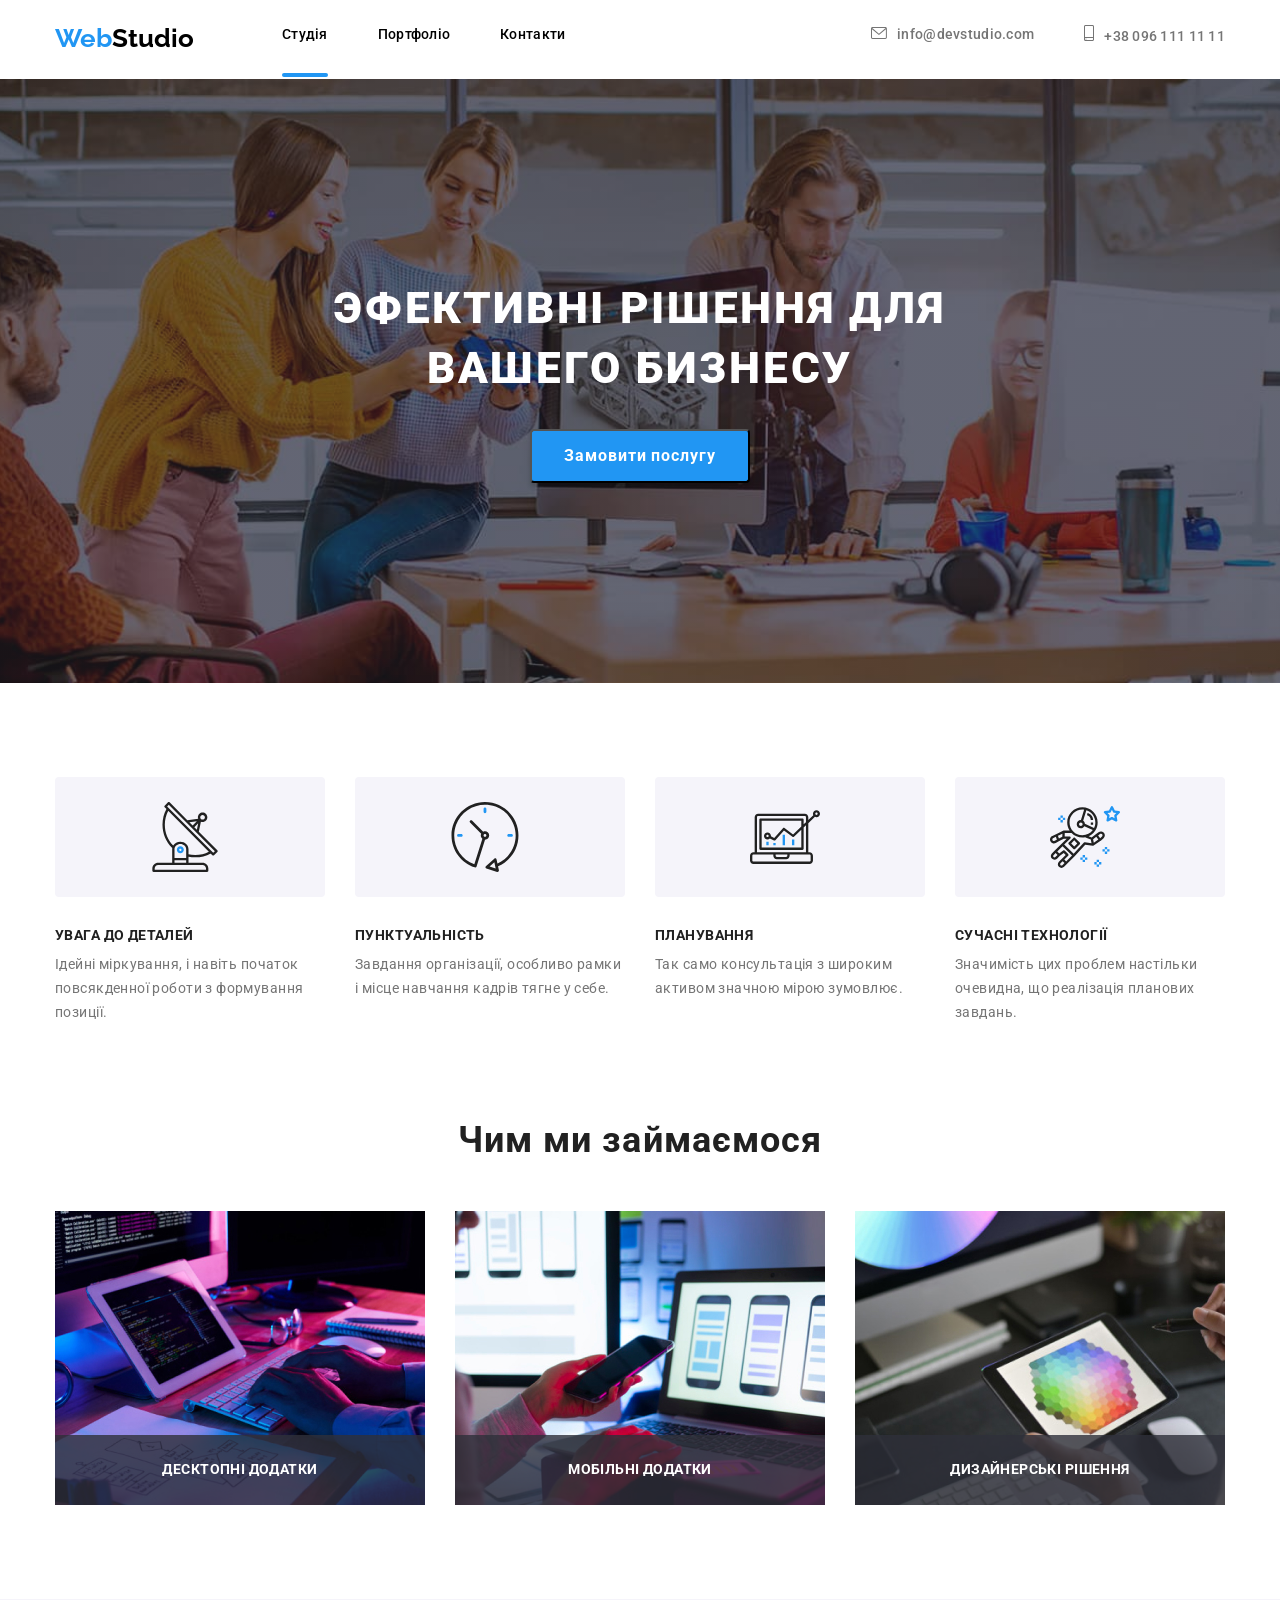
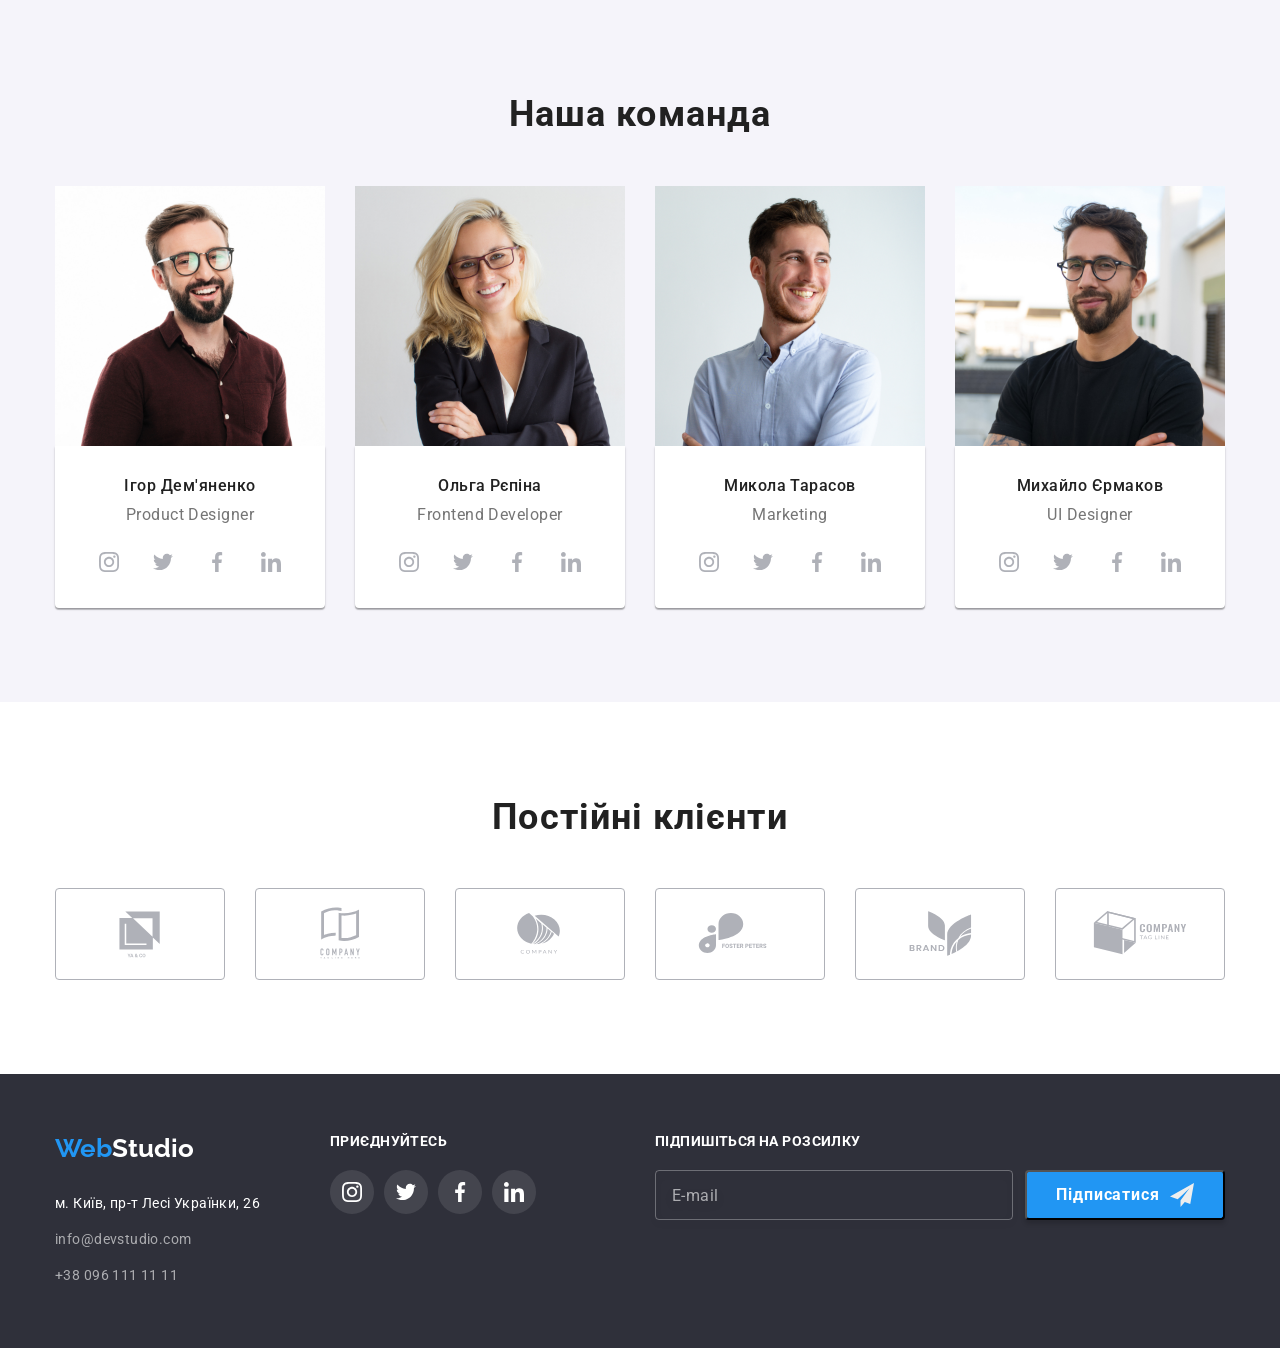
<file: index.html>
<!DOCTYPE html>
<html lang="en">
<head>
    <meta charset="UTF-8">
    <meta http-equiv="X-UA-Compatible" content="IE=edge">
    <meta name="viewport" content="width=device-width, initial-scale=1.0">
    <title>Студия</title>
    <link rel="preconnect" href="https://fonts.googleapis.com">
    <link rel="preconnect" href="https://fonts.gstatic.com" crossorigin>
    <link href="https://fonts.googleapis.com/css2?family=Raleway:wght@700&family=Roboto:wght@400;500;700;900&display=swap"
        rel="stylesheet">
    <link rel="stylesheet" href="https://cdnjs.cloudflare.com/ajax/libs/modern-normalize/1.1.0/modern-normalize.min.css" integrity="sha512-wpPYUAdjBVSE4KJnH1VR1HeZfpl1ub8YT/NKx4PuQ5NmX2tKuGu6U/JRp5y+Y8XG2tV+wKQpNHVUX03MfMFn9Q==" crossorigin="anonymous" referrerpolicy="no-referrer">
    <link rel="stylesheet" href="./css/styles.css">
    <link rel="stylesheet" href="./css/mobile.css">
    <link rel="stylesheet" href="./css/tablet.css">
    <link rel="stylesheet" href="./css/desktop.css">
</head>
<body>
    <header class="header">
      <div class="container">
          <nav class="header-nav">
            <a href=""class="logo link"><span class="logo-web">Web</span>Studio</a>
            <ul class="header-list list">
                <li class="header-item"> <a href=""class="header-link-st link">Студія</a></li>
                <li class="header-item"> <a href="./portfolio.html"class="header-link link">Портфоліо</a></li>
                <li class="header-item"> <a href=""class="header-link link">Контакти</a></li>
            </ul>
           <ul class="header-address list">
            <li class="header-item">
                <a href= "info@devstudio.com" class="header-mail link"><svg class="caption-address-icon" width="16" height="12">
                    <use href="./images/icons.svg#icon-envelope"></use>
                </svg>info@devstudio.com</a></li>
            <li class="header-item">
                <a href="tel:+380961111111" class="header-tel link"><svg class="caption-address-icon" width="10" height="16">
                    <use href="./images/icons.svg#icon-smartphone"></use>
                </svg>+38 096 111 11 11</a> </li>
           </ul>
           <button type="button" class="menu-open"data-menu-open>
            <svg class="menu-open-icon" width="40" height="40">
                <use href="./images/icons.svg#icon-menu_40px"></use></svg>
           </button>
        </nav>
        </div>
        <div class="mob-menu is-hidden" data-menu>
            <div class="container-mob">
                <div>
            <button type="button" class="menu-close" data-menu-close>
                <svg class="menu-close-icon" width="40" height="40">
                    <use href="./images/icons.svg#icon-close_40px-1"></use>
                </svg>
                </button>
                <ul class="mob-menu-list list">
                    <li class="mob-menu-item"> <a href="" class="mob-menu-link-st link">Студія</a></li>
                    <li class="mob-menu-item"> <a href="./portfolio.html" class="mob-menu-link link">Портфоліо</a></li>
                    <li class="mob-menu-item"> <a href="" class="mob-menu-link link">Контакти</a></li>
                </ul>
                </div>
                <div>
                <ul class="mob-nav list">
                    <li class="mob-menu-nav">
                        <a href="tel:+380961111111" class="mob-menu-tel link">+38 096 111 11 11</a>
                    </li>
                    <li class="mob-menu-nav">
                        <a href="info@devstudio.com" class="mob-menu-mail link">info@devstudio.com</a>
                    </li>
                </ul>
                <ul class="mob-soc list">
                    <li class="mob-menu-soc">
                        <a href="" class="mob-soc-item link">Instagram</a>
                    </li>
                    <li class="mob-menu-soc">
                        <a href="" class="mob-soc-item link">Twitter</a>
                    </li>
                    <li class="mob-menu-soc">
                        <a href="" class="mob-soc-item link">Facebook</a>
                    </li>
                    <li class="mob-menu-soc">
                        <a href="" class="mob-soc-item link">LinkedIn</a>
                    </li>
                </ul>
                </div>
                </div>
        </div>
      </header>
    <main>
     <section class="title">
        <div class="container">
            <h1 class="section-title">Эфективні рішення для вашего бизнесу</h1>
            <button type="button" class="section-btn"data-modal-open>Замовити послугу</button>
        </div>
        </section> 
        <section class="after-hero">
            <div class="container">
        <ul class="section-after-hero list">
            <li class="section-sub-text">
                <div class="icon-section-sub">
                    <svg class="caption-address-icon" width="70" height="70">
                        <use href="./images/icons.svg#icon-antenna-1"></use>
                    </svg>
                </div>
                <h3 class="section-subtitle"> Увага до деталей</h3>
                <p class="section-text">Ідейні міркування, і навіть початок повсякденної роботи з формування позиції.</p>
            </li>
            <li class="section-sub-text">
                <div class="icon-section-sub">
                    <svg class="caption-address-icon" width="70" height="70">
                        <use href="./images/icons.svg#icon-clock-1"></use>
                    </svg>
                </div>
                <h3 class="section-subtitle">Пунктуальність</h3>
                <p class="section-text">Завдання організації, особливо рамки і місце навчання кадрів тягне у себе.</p>
            </li>
            <li class="section-sub-text">
                <div class="icon-section-sub">
                    <svg class="caption-address-icon" width="70" height="70">
                        <use href="./images/icons.svg#icon-diagram-1-1"></use>
                    </svg>
                </div>
                <h3 class="section-subtitle">Планування</h3>
                <p class="section-text">Так само консультація з широким активом значною мірою зумовлює.</p>
            </li>
            <li class="section-sub-text">
                <div class="icon-section-sub">
                    <svg class="caption-address-icon" width="70" height="70">
                        <use href="./images/icons.svg#icon-astronaut-1-1"></use>
                    </svg>
                </div>
                <h3 class="section-subtitle">Сучасні технології</h3>
                <p class="section-text">Значимість цих проблем настільки очевидна, що реалізація планових завдань.</p>
            </li>
        </ul>
        </div>
        </section>
     <section class="section-container">
            <div class="container">
            <h2 class="caption">Чим ми займаємося</h2>
             <ul class="caption-foto list">
                <li class="box-foto"><div><img src="./images/box1.jpg" alt="фото cхема" width="370" height="294">
                <p class="text-on">Десктопні додатки</p></div></li>
                <li class="box-foto"><div><img src="./images/box2.jpg" alt="фото проєкция" width="370" height="294">
                <p class="text-on">Мобільні додатки</p></div></li>
                <li class="box-foto"><div><img src="./images/box3.jpg" alt="фото планшет сота" width="370" height="294">
                <p class="text-on">Дизайнерські рішення</p></div></li>
            </ul>
            </div>
        </section> 
      <section class="section-team">
            <div class="container">
            <h2 class="caption">Наша команда</h2>
            <ul class="section-team-foto list">
                <li class="team-foto">
                    <picture>
                        <source srcset="./images/demyanenko.jpg 1x,
                                        ./images/demyanenko-desk-2x.jpg 2x" 
                                        alt="Фото специалиста" width="270" height="260"
                                        media="(min-width:1200px)"/>
                        <source srcset="./images/demyanenko-tablet.jpg 1x,
                                        ./images/demyanenko-tablet-2x.jpg 2x"
                                        alt="Фото специалиста" width="354" height="374"
                                         media="(min-width:768px)" />
                        <source srcset="./images/demyanenko-mob.jpg 1x,
                                        ./images/demyanenko-mob-2x.jpg 2x" 
                                        media="(max-width:767px)" />
                                        <img src="./images/demyanenko-mob.jpg" alt="Фото специалиста" width="450" height="460">
                    </picture>
                    <div class="caption-block"><h3 class="caption-name">Ігор Дем'яненко</h3>
                    <p class="caption-work">Product Designer</p>
                <ul class="caption-soc list">
                    <li class="caption-soc-item">
                        <a href="" class="caption-soc-link link">
                            <svg class="caption-soc-icon"  width="20" height="20" >
                                <use href="./images/icons.svg#icon-instagram-2"></use>
                            </svg>
                        </a>
                    </li>
                    <li class="caption-soc-item">
                        <a href="" class="caption-soc-link link">
                            <svg class="caption-soc-icon" width="20" height="20">
                                <use href="./images/icons.svg#icon-twitter-1"></use>
                            </svg> </a>
                    </li>
                    <li class="caption-soc-item">
                        <a href="" class="caption-soc-link link">
                        <svg class="caption-soc-icon" width="20" height="20">
                            <use href="./images/icons.svg#icon-facebook-1"></use>
                        </svg> </a>
                    </li>
                    <li class="caption-soc-item">
                        <a href="" class="caption-soc-link link">
                        <svg class="caption-soc-icon" width="20" height="20">
                            <use href="./images/icons.svg#icon-linkedin-1"></use>
                        </svg> </a>
                    </li>
                </ul></div>
                </li>
                <li class="team-foto"> 
                    <picture>
                        <source srcset="./images/repina.jpg 1x,
                                        ./images/repina-desk-2x.jpg 2x" 
                                        alt="Фото специалиста" width="270" height="260"
                                        media="(min-width:1200px)" />
                        <source srcset="./images/repina-tablet.jpg 1x,
                                        ./images/repina-tablet-2x.jpg 2x"
                                        alt="Фото специалиста" width="354" height="374"
                                         media="(min-width:768px)" />
                        <source srcset="./images/repina-mob.jpg 1x,
                                        ./images/repina-mob-2x.jpg 2x" media="(max-width:767px)" />
                        <img src="./images/repina-mob.jpg" alt="Фото специалиста" width="450" height="460">
                    </picture>
                    <div class="caption-block"><h3 class="caption-name">Ольга Рєпіна</h3>
                    <p class="caption-work">Frontend Developer</p>
                <ul class="caption-soc list">
                    <li class="caption-soc-item">
                        <a href="" class="caption-soc-link link">
                            <svg class="caption-soc-icon" width="20" height="20">
                                <use href="./images/icons.svg#icon-instagram-2"></use>
                            </svg>
                        </a>
                    </li>
                    <li class="caption-soc-item">
                        <a href="" class="caption-soc-link link">
                            <svg class="caption-soc-icon" width="20" height="20">
                                <use href="./images/icons.svg#icon-twitter-1"></use>
                            </svg> </a>
                    </li>
                    <li class="caption-soc-item">
                        <a href="" class="caption-soc-link link">
                            <svg class="caption-soc-icon" width="20" height="20">
                                <use href="./images/icons.svg#icon-facebook-1"></use>
                            </svg> </a>
                    </li>
                    <li class="caption-soc-item">
                        <a href="" class="caption-soc-link link">
                            <svg class="caption-soc-icon" width="20" height="20">
                                <use href="./images/icons.svg#icon-linkedin-1"></use>
                            </svg> </a>
                    </li>
                </ul></div>
                </li>

                <li class="team-foto"> 
                    <picture>
                        <source srcset="./images/tarasov.jpg 1x,
                                        ./images/tarasov-desk-2x.jpg 2x" 
                                        alt="Фото специалиста" width="270" height="260"
                                        media="(min-width:1200px)" />
                        <source srcset="./images/tarasov-tablet.jpg 1x,
                                    ./images/tarasov-tablet-2x.jpg 2x" 
                                    alt="Фото специалиста" width="354" height="374"
                                    media="(min-width:768px)" />
                        <source srcset="./images/tarasov-mob.jpg 1x,
                                    ./images/tarasov-mob-2x.jpg 2x" media="(max-width:767px)" />
                        <img src="./images/tarasov-mob.jpg" alt="Фото специалиста" width="450" height="460">
                    </picture>
                    <div class="caption-block"><h3 class="caption-name">Микола Тарасов </h3>
                    <p class="caption-work">Marketing</p>
                <ul class="caption-soc list">
                    <li class="caption-soc-item">
                        <a href="" class="caption-soc-link link">
                            <svg class="caption-soc-icon" width="20" height="20">
                                <use href="./images/icons.svg#icon-instagram-2"></use>
                            </svg>
                        </a>
                    </li>
                    <li class="caption-soc-item">
                        <a href="" class="caption-soc-link link">
                            <svg class="caption-soc-icon" width="20" height="20">
                                <use href="./images/icons.svg#icon-twitter-1"></use>
                            </svg> </a>
                    </li>
                    <li class="caption-soc-item">
                        <a href="" class="caption-soc-link link">
                            <svg class="caption-soc-icon" width="20" height="20">
                                <use href="./images/icons.svg#icon-facebook-1"></use>
                            </svg> </a>
                    </li>
                    <li class="caption-soc-item">
                        <a href="" class="caption-soc-link link">
                            <svg class="caption-soc-icon" width="20" height="20">
                                <use href="./images/icons.svg#icon-linkedin-1"></use>
                            </svg> </a>
                    </li>
                </ul> </div>
                </li>
                <li class="team-foto"> 
                <picture>
                    <source srcset="./images/yermakov.jpg 1x,
                                    ./images/yermakov-desk-2x.jpg 2x" 
                                    alt="Фото специалиста" width="270" height="260"
                                    media="(min-width:1200px)" />
                    <source srcset="./images/yermakov-tablet.jpg 1x,
                                    ./images/yermakov-tablet-2x.jpg 2x" 
                                    alt="Фото специалиста" width="354" height="374"
                                    media="(min-width:768px)" />
                    <source srcset="./images/yermakov-mob.jpg 1x,
                                ./images/yermakov-mob-2x.jpg 2x" media="(max-width:767px)" />
                    <img src="./images/yermakov-mob.jpg" alt="Фото специалиста" width="450" height="460">
                </picture>
                <div class="caption-block"><h3 class="caption-name">Михайло Єрмаков </h3>
                <p class="caption-work">UI Designer</p>
            <ul class="caption-soc list">
                <li class="caption-soc-item">
                    <a href="" class="caption-soc-link link">
                        <svg class="caption-soc-icon" width="20" height="20">
                            <use href="./images/icons.svg#icon-instagram-2"></use>
                        </svg>
                    </a>
                </li>
                <li class="caption-soc-item">
                    <a href="" class="caption-soc-link link">
                        <svg class="caption-soc-icon" width="20" height="20">
                            <use href="./images/icons.svg#icon-twitter-1"></use>
                        </svg> </a>
                </li>
                <li class="caption-soc-item">
                    <a href="" class="caption-soc-link link">
                        <svg class="caption-soc-icon" width="20" height="20">
                            <use href="./images/icons.svg#icon-facebook-1"></use>
                        </svg> </a>
                </li>
                <li class="caption-soc-item">
                    <a href="" class="caption-soc-link link">
                        <svg class="caption-soc-icon" width="20" height="20">
                            <use href="./images/icons.svg#icon-linkedin-1"></use>
                        </svg> </a>
                </li>
            </ul></div>
                </li>
            </ul>
            </div>
            </section> 
            <div class="container">
                      <div class="const-client">
                        <h2 class="caption">Постійні клієнти</h2>
                        <ul class="const list">
                            <li class="const-li">
                                <a href="" class="const-link link">
                                    <svg class="icon-const-client" width="105" height="60">
                                        <use href="./images/icons.svg#icon-Logo"></use>
                                    </svg> </a>
                            </li>
                            <li class="const-li">
                                <a href="" class="const-link link">
                                    <svg class="icon-const-client" width="105" height="60">
                                        <use href="./images/icons.svg#icon-Logo-1"></use>
                                    </svg> </a>
                            </li>
                            <li class="const-li">
                                <a href="" class="const-link link">
                                    <svg class="icon-const-client" width="105" height="60">
                                        <use href="./images/icons.svg#icon-Logo-2"></use>
                                    </svg> </a>
                            </li>
                            <li class="const-li">
                                <a href="" class="const-link link">
                                    <svg class="icon-const-client" width="105" height="60">
                                        <use href="./images/icons.svg#icon-Logo-3"></use>
                                    </svg> </a>
                            </li>
                            <li class="const-li">
                                <a href="" class="const-link link">
                                    <svg class="icon-const-client" width="105" height="60">
                                        <use href="./images/icons.svg#icon-Logo-4"></use>
                                    </svg> </a>
                            </li>
                            <li class="const-li">
                                <a href="" class="const-link link">
                                    <svg class="icon-const-client" width="105" height="60">
                                        <use href="./images/icons.svg#icon-Logo-5"></use>
                                    </svg> </a>
                            </li>
                        </ul> 
                        </div> 
            </div>
    </main>
    <footer class="footer">
        <div class="container">
           <div class="footer-desk">
               <div class="footer-l">
                         
                         <div class="footer-tab">
                           <a href="" class="logo-footer link"><span class="logo-web">Web</span>Studio</a>
                           <address>
                           <p class="footer-address">м. Київ, пр-т Лесі Українки, 26</p>
                             <ul class="footer-directed list">
                                  <li class="adress-block"><a href="mailto:info@devstudio.com" class="footer-mail link">info@devstudio.com</li>
                                  <li class="adress-block"><a href="tel:+380961111111" class="footer-tel link">+38 096 111 11 11</a> </li>
                             </ul>
                           </address>
                            </div>
                              <div class="footer-right">
                                    <h3 class="right-big">приєднуйтесь</h3>
                                <ul class="caption-soc list">
                                     <li class="footer-soc-item">
                                     <a href="" class="footer-soc-link link">
                                     <svg class="footer-soc-icon" width="20" height="20">
                                      <use href="./images/icons.svg#icon-instagram-2"></use>
                                      </svg>
                                       </a>
                                       </li>
                                       <li class="footer-soc-item">
                                         <a href="" class="footer-soc-link link">
                                        <svg class="footer-soc-icon" width="20" height="20">
                                         <use href="./images/icons.svg#icon-twitter-1"></use>
                                         </svg> </a>
                                         </li>
                                            <li class="footer-soc-item">
                                            <a href="" class="footer-soc-link link">
                                             <svg class="footer-soc-icon" width="20" height="20">
                                             <use href="./images/icons.svg#icon-facebook-1"></use>
                                             </svg> </a>
                                             </li>
                                            <li class="footer-soc-item">
                                            <a href="" class="footer-soc-link link">
                                             <svg class="footer-soc-icon" width="20" height="20">
                                             <use href="./images/icons.svg#icon-linkedin-1"></use>
                                             </svg> </a>
                                            </li>
                                        </ul>
                                 </div>
                </div>
                <div class="footer-send1">
                <h3 class="right-big">підпишіться на розсилку</h3>
                <form class="online-form">
                    <input type="email" name="online-name" class="online-input" placeholder="E-mail">
                    <button type="submit" class="footer-button">Підписатися<span><svg class="footer-icon" width="24" height="24">
                                <use href="./images/icons.svg#icon-icon-send-1"></use>
                            </svg></span></button>
                </form>
                </div>
            </div>
            </div>
        
    </footer>
<!--   <footer class="footer">
        <div class="container">
            <div class="footer-tab"> 
            <section class="footer-left" >
        <a href=""class="logo-footer link"><span class="logo-web">Web</span>Studio</a>
        <address>
            <div class="adress-block">
            <p class="footer-address">м. Київ, пр-т Лесі Українки, 26</p>
            <ul class="footer-directed list">
                <li><a href="mailto:info@devstudio.com" class="footer-mail link">info@devstudio.com</li>
                <li><a href="tel:+380961111111" class="footer-tel link">+38 096 111 11 11</a> </li>
            </ul>
            </div>
        </address>
        </section>
        <div class="footer-right">
            <h3 class="right-big">приєднуйтесь</h3>
            <ul class="caption-soc list">
                <li class="footer-soc-item">
                    <a href="" class="footer-soc-link link">
                        <svg class="footer-soc-icon" width="20" height="20">
                            <use href="./images/icons.svg#icon-instagram-2"></use>
                        </svg>
                    </a>
                </li>
                <li class="footer-soc-item">
                    <a href="" class="footer-soc-link link">
                        <svg class="footer-soc-icon" width="20" height="20">
                            <use href="./images/icons.svg#icon-twitter-1"></use>
                        </svg> </a>
                </li>
                <li class="footer-soc-item">
                    <a href="" class="footer-soc-link link">
                        <svg class="footer-soc-icon" width="20" height="20">
                            <use href="./images/icons.svg#icon-facebook-1"></use>
                        </svg> </a>
                </li>
                <li class="footer-soc-item">
                    <a href="" class="footer-soc-link link">
                        <svg class="footer-soc-icon" width="20" height="20">
                            <use href="./images/icons.svg#icon-linkedin-1"></use>
                        </svg> </a>
                </li>
            </ul>
            </div>
            <div class="footer-send1">
                <h3 class="right-big">підпишіться на розсилку</h3>
                <div class="footer-send">
                <form class="online-form" >
                    <input type="email" name="online-name" class="online-input" placeholder="E-mail">
                </form>
                <button type="submit" class="footer-button">Підписатися<span><svg class="footer-icon" width="24" height="24">
                    <use href="./images/icons.svg#icon-icon-send-1"></use>
                </svg></span></button>
                </div>
            </div>
        </div>
    </footer> -->
    <div class="backdrop is-hidden"data-modal>
        <div class="modal">
            <button type="button" class="modal-close"data-modal-close><svg class="modal-close-icon" width="18" height="18">
                <use href="./images/icons.svg#icon-close-black-18dp-2-1"></use>
            </svg></button>
            <p class="modal-title">Залиште свої дані, ми вам передзвонимо</p>
            <form class="modal-form">
                <label> <span class="name-input">Ім'я</span>
                <div class="modal-wrap">
                <input type="text" class="form-input" name="user-name" 
                required>
                <svg class="modal-icon" width="18" height="18">
                    <use href="./images/icons.svg#icon-person-black-18dp-1"></use>
                </svg>
                </div>
                </label>
                <label> <span class="name-input">Телефон</span>
                <div class="modal-wrap">
                <input type="tel" class="form-input" name="user-tel"
                required>
                <svg class="modal-icon" width="18" height="18">
                    <use href="./images/icons.svg#icon-phone-black-18dp-1"></use>
                </svg>
                </div>
                </label>
                <label> <span class="name-input">Пошта</span>
                <div class="modal-wrap">
                <input type="email" class="form-input" name="user-email">
                <svg class="modal-icon" width="18" height="18">
                    <use href="./images/icons.svg#icon-email-black-18dp-1"></use>
                </svg>
                </div>
                </label>
                <div class="imput-field"> 
                    <label for="user-coment" class="name-input">Коментар</label>
                    <textarea name="user-coment" 
                    id="user-coment" 
                    class="modal-coment"
                    placeholder="Введіть текст"></textarea>
                </div>
                <div class="input-field">
                    <input type="checkbox" 
                    name="user-policy" value="true" 
                    class="input-check visually-hidden"
                    id="user-policy">
                    <label for="user-policy"class="text-check"><span><svg class="check-icon" width="11" height="8">
                        <use href="./images/icons.svg#icon-vector"></use></svg></span>Погоджуюся з розсилкою та приймаю </label>
                    <a href="" class="modal-link link">Умови договора</a>    
                    
                </div>
                <div class="modal-button">
                <button type="submit" class="modal-submit">Відправити</button>
                </div>
            </form>
        </div>
    </div>
    <script src="./js/modal.js"></script>
    <script src="./js/menu.js"></script>
</body>
</html>
</file>
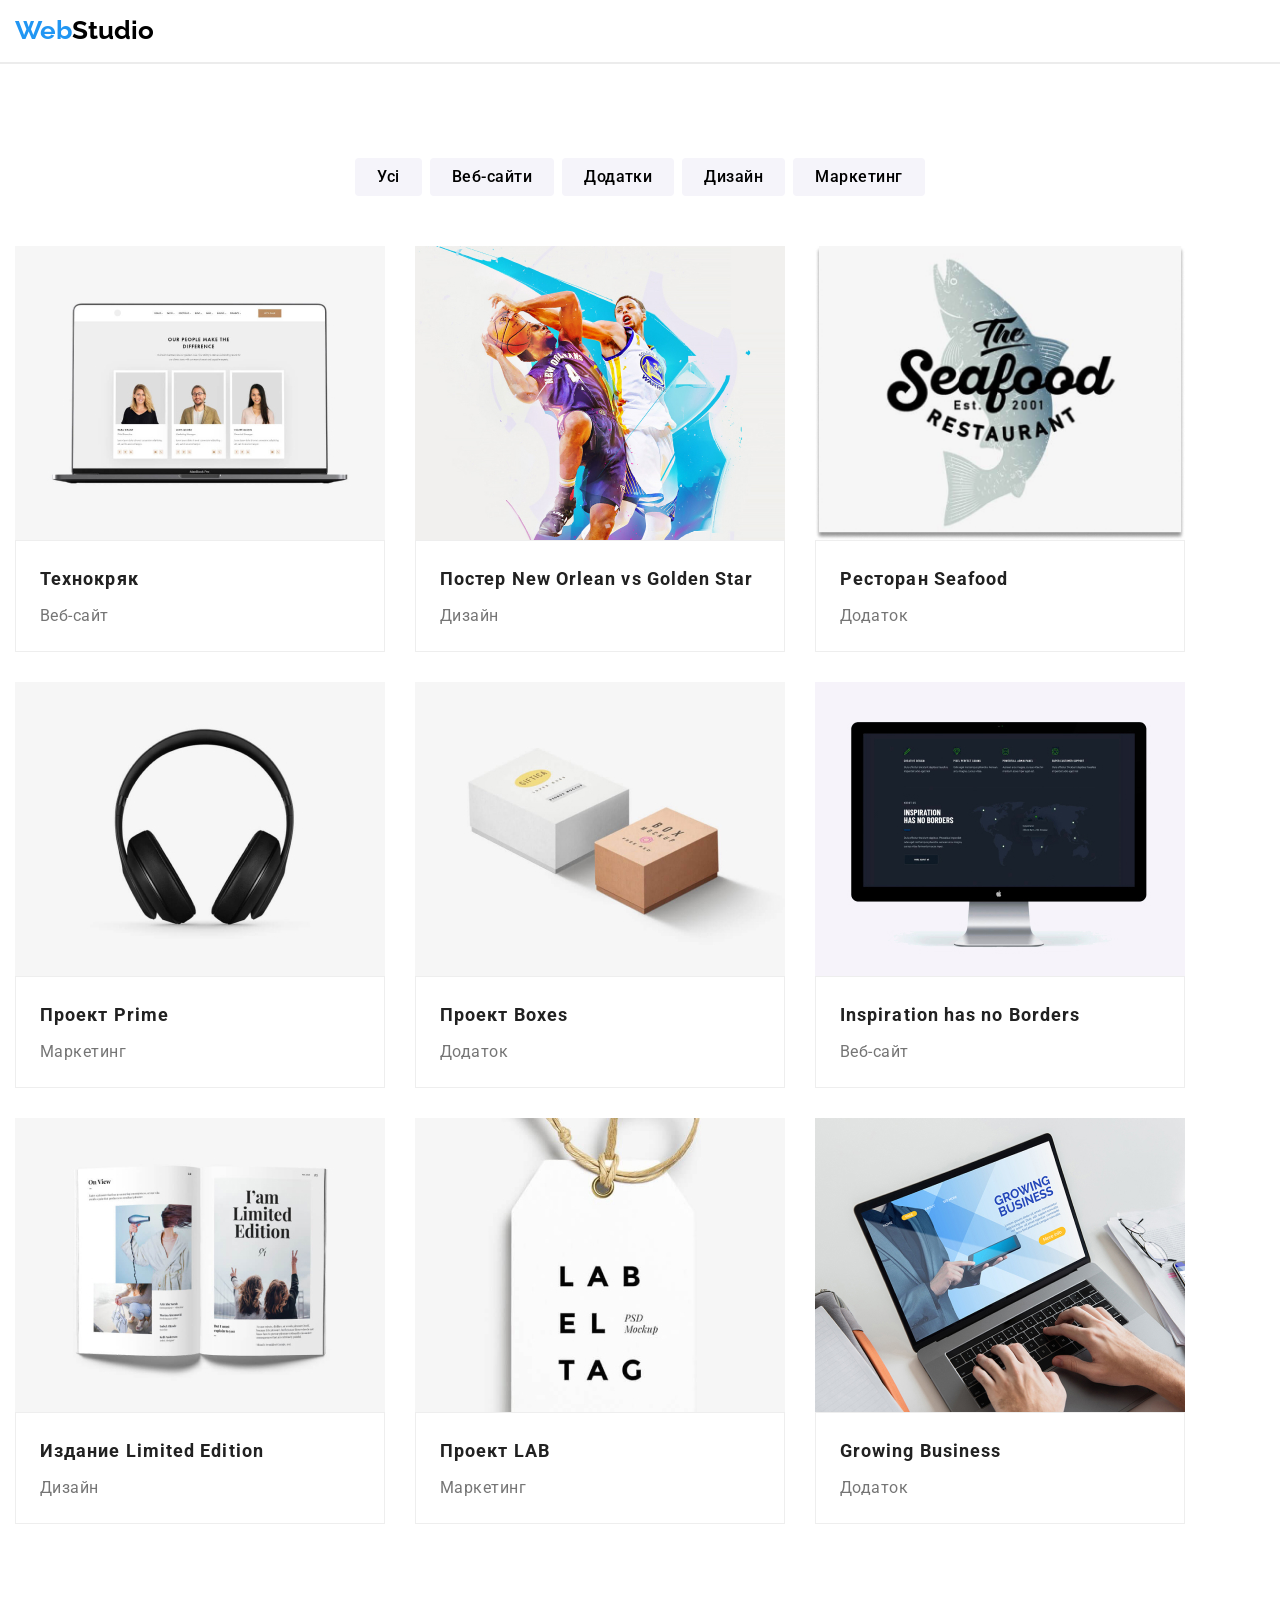
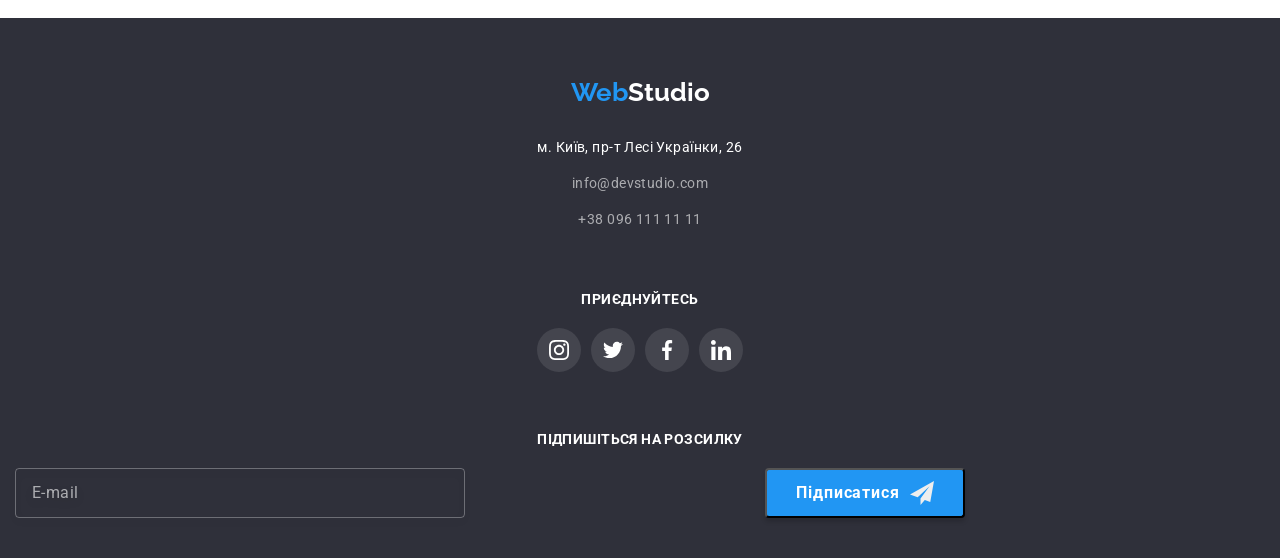
<file: portfolio.html>
<!DOCTYPE html>
<html lang="en">
<head>
    <meta charset="UTF-8">
    <meta http-equiv="X-UA-Compatible" content="IE=edge">
    <meta name="viewport" content="width=device-width, initial-scale=1.0">
    <title>Портфолио</title>
    <link rel="preconnect" href="https://fonts.googleapis.com">
    <link rel="preconnect" href="https://fonts.gstatic.com" crossorigin>
    <link href="https://fonts.googleapis.com/css2?family=Raleway:wght@700&family=Roboto:wght@400;500;700;900&display=swap"
        rel="stylesheet">
    <link rel="stylesheet" href="https://cdnjs.cloudflare.com/ajax/libs/modern-normalize/1.1.0/modern-normalize.min.css" integrity="sha512-wpPYUAdjBVSE4KJnH1VR1HeZfpl1ub8YT/NKx4PuQ5NmX2tKuGu6U/JRp5y+Y8XG2tV+wKQpNHVUX03MfMFn9Q==" crossorigin="anonymous" referrerpolicy="no-referrer">
    <link rel="stylesheet" href="./css/styles.css">
</head>
<body>
    <header class="header">
        <div class="container">
        <nav class="header-nav">
            <a href="" class="logo link"><span class="logo-web">Web</span>Studio</a>
            <ul class="header-list list">
                <li class="header-item"> <a href="./index.html" class="header-link link">Студія</a></li>
                <li class="header-item"> <a href="" class="header-link-pf link">Портфоліо</a></li>
                <li class="header-item"> <a href="" class="header-link link">Контакти</a></li>
            </ul>
        <ul class="header-address list">
            <li class="header-item"> 
            <a href="info@devstudio.com" class="header-mail link"><svg class="caption-address-icon" width="16" height="12">
                <use href="./images/icons.svg#icon-envelope"></use>
            </svg> info@devstudio.com </a></li>
            <li class="header-item">
            <a href="tel:+380961111111" class="header-tel link"><svg class="caption-address-icon" width="10" height="16">
                <use href="./images/icons.svg#icon-smartphone"></use>
            </svg>+38 096 111 11 11</a> </li>
        </ul>
        </nav>
        </div>
    </header>
    <div class="header-border"></div>
<main> 

    <h1 class="visually-hidden">портфолио</h1>
<section class="port-button">
    <div class="container">
<ul class="first-button list">
<li class="rst-button"><button type="button" class="portfolio-button">Усі</button></li>
<li class="rst-button"><button type="button" class="portfolio-button">Веб-сайти</button></li>
<li class="rst-button"><button type="button" class="portfolio-button">Додатки</button></li>
<li class="rst-button"><button type="button" class="portfolio-button">Дизайн</button></li>
<li class="rst-button"><button type="button" class="portfolio-button">Маркетинг</button></li>
</ul>
        <ul class="portfolio-list list">
            <li class="portfolio-block">
                <div class="portfolio-block-wrap"><img src="./portfolioimg/desktop.jpg" alt="фото ноутбука" width="370" height="294">
                <p class="swimm-text">Ресурс пропонує комплексні пропозиції з різним рівнем функціоналу та сервісів. Все це дозволить
                    відвідувачу отримати
                    вичерпні відомості про компанію чи приватну особу.</p>
                </div>
                <div class="port-subtitle"><h3 class="portfolio-subtitle">Технокряк</h3> 
                <p class="portfolio-text">Веб-сайт</p></div></li>
            <li class="portfolio-block">
                <div class="portfolio-block-wrap"><img src="./portfolioimg/poster.jpg" alt="фото постера" width="370" height="294">
                <p class="swimm-text">Ресурс пропонує комплексні пропозиції з різним рівнем функціоналу та сервісів. Все це дозволить
                    відвідувачу отримати
                    вичерпні відомості про компанію чи приватну особу.</p></div>
                <div class="port-subtitle"><h3 class="portfolio-subtitle">Постер New Orlean vs Golden Star</h3>
                <p class="portfolio-text">Дизайн</p></div></li>
            <li class="portfolio-block">
                <div class="portfolio-block-wrap"><img src="./portfolioimg/seafood.jpg" alt="фото упаковки" width="370" height="294">
                <p class="swimm-text">Ресурс пропонує комплексні пропозиції з різним рівнем функціоналу та сервісів. Все це дозволить
                    відвідувачу отримати
                    вичерпні відомості про компанію чи приватну особу.</p></div>
                <div class="port-subtitle"><h3 class="portfolio-subtitle">Ресторан Seafood</h3>
                <p class="portfolio-text">Додаток</p></div></li>
            <li class="portfolio-block">
                <div class="portfolio-block-wrap"><img src="./portfolioimg/headphones.jpg" alt="фото наушников" width="370" height="294">
                <p class="swimm-text">Ресурс пропонує комплексні пропозиції з різним рівнем функціоналу та сервісів. Все це дозволить
                    відвідувачу отримати
                    вичерпні відомості про компанію чи приватну особу.</p>
                </div>
                    <div class="port-subtitle"><h3 class="portfolio-subtitle">Проект Prime</h3>
                <p class="portfolio-text">Маркетинг</p></div></li>
            <li class="portfolio-block">
                <div class="portfolio-block-wrap"><img src="./portfolioimg/boxes.jpg" alt="фото коробочек" width="370" height="294">
                <p class="swimm-text">Ресурс пропонує комплексні пропозиції з різним рівнем функціоналу та сервісів. Все це дозволить
                    відвідувачу отримати
                    вичерпні відомості про компанію чи приватну особу.</p>
                </div>
                    <div class="port-subtitle"><h3 class="portfolio-subtitle">Проект Boxes</h3>
                <p class="portfolio-text">Додаток</p></div></li>
            <li class="portfolio-block">
                <div class="portfolio-block-wrap"><img src="./portfolioimg/monitor.jpg" alt="фото монитора" width="370" height="294">
                <p class="swimm-text">Ресурс пропонує комплексні пропозиції з різним рівнем функціоналу та сервісів. Все це дозволить
                    відвідувачу отримати
                    вичерпні відомості про компанію чи приватну особу.</p>
                </div>
                    <div class="port-subtitle">
                    <h3 class="portfolio-subtitle">Inspiration has no Borders</h3>
                    <p class="portfolio-text">Веб-сайт</p>
                </div>
            </li>
            <li class="portfolio-block">
                <div class="portfolio-block-wrap"><img src="./portfolioimg/book.jpg" alt="фото книги" width="370" height="294">
                <p class="swimm-text">Ресурс пропонує комплексні пропозиції з різним рівнем функціоналу та сервісів. Все це дозволить
                    відвідувачу отримати
                    вичерпні відомості про компанію чи приватну особу.</p>
                </div>
                    <div class="port-subtitle"><h3 class="portfolio-subtitle">Издание Limited Edition</h3>
                <p class="portfolio-text">Дизайн</p></div></li>
            <li class="portfolio-block">
                <div class="portfolio-block-wrap"><img src="./portfolioimg/labeltag.jpg" alt="фото бирки" width="370" height="294">
                <p class="swimm-text">Ресурс пропонує комплексні пропозиції з різним рівнем функціоналу та сервісів. Все це дозволить
                    відвідувачу отримати
                    вичерпні відомості про компанію чи приватну особу.</p>
                </div>
                    <div class="port-subtitle"><h3 class="portfolio-subtitle">Проект LAB</h3>
                <p class="portfolio-text">Маркетинг</p></div></li>
            <li class="portfolio-block">
                <div class="portfolio-block-wrap"><img src="./portfolioimg/work.jpg" alt="фото проекта" width="370" height="294">
                <p class="swimm-text">Ресурс пропонує комплексні пропозиції з різним рівнем функціоналу та сервісів. Все це дозволить
                    відвідувачу отримати
                    вичерпні відомості про компанію чи приватну особу.</p>
                </div>
                    <div class="port-subtitle"><h3 class="portfolio-subtitle">Growing Business</h3>
                <p class="portfolio-text">Додаток</p></div>
            </li>
        </ul>
        </div>
    </section>
</main>
<footer class="portfolio-footer">
    <div class="container">
        <div class="footer-tab">
            <section class="footer-left">
    <a href="" class="logo-footer link"><span class="logo-web">Web</span>Studio</a>
    <address>
        <div class="adress-block">
        <p class="footer-address">м. Київ, пр-т Лесі Українки, 26</p>
        <ul class="footer-directed list">
            <li><a href="mailto:info@devstudio.com" class="footer-mail link">info@devstudio.com</li>
            <li><a href="tel:+380961111111" class="footer-tel link">+38 096 111 11 11</a> </li>
        </ul>
        </div>
    </address>
    </section>
    <div class="footer-right">
        <h3 class="right-big">приєднуйтесь</h3>
        <ul class="caption-soc list">
            <li class="footer-soc-item">
                <a href="" class="footer-soc-link link">
                    <svg class="footer-soc-icon" width="20" height="20">
                        <use href="./images/icons.svg#icon-instagram-2"></use>
                    </svg>
                </a>
            </li>
            <li class="footer-soc-item">
                <a href="" class="footer-soc-link link">
                    <svg class="footer-soc-icon" width="20" height="20">
                        <use href="./images/icons.svg#icon-twitter-1"></use>
                    </svg> </a>
            </li>
            <li class="footer-soc-item">
                <a href="" class="footer-soc-link link">
                    <svg class="footer-soc-icon" width="20" height="20">
                        <use href="./images/icons.svg#icon-facebook-1"></use>
                    </svg> </a>
            </li>
            <li class="footer-soc-item">
                <a href="" class="footer-soc-link link">
                    <svg class="footer-soc-icon" width="20" height="20">
                        <use href="./images/icons.svg#icon-linkedin-1"></use>
                    </svg> </a>
            </li>
        </ul>
        </div>
        <div class="footer-send1">
            <h3 class="right-big">підпишіться на розсилку</h3>
            <div class="footer-send">
                <form class="online-form">
                    <input type="email" name="online-name" class="online-input" placeholder="E-mail">
                </form>
                <button type="submit" class="footer-button">Підписатися<span><svg class="footer-icon" width="24" height="24">
                            <use href="./images/icons.svg#icon-icon-send-1"></use>
                        </svg></span></button>
            </div>
        </div>
    </div>
</footer>
</body>
</html>
</file>
<file: css/styles.css>
:root {
--main-text-color: #757575;
--title-h2-3-color: #212121;
--title-btn-color: #FFFFFF;
}
p, h1, h2, h3 {
margin:0;
}
ul {
margin:0;
padding-left:0;
}
img {
    display: block;
}
.footer-mail {
    display: block;

}
body{
   font-family: 'Roboto', sans-serif;
   color: var(--main-text-color);
}
.link {
    text-decoration: none;
}
.list {
    list-style: none;
}
.container {
 /*   width: 1200px; */
    padding-left: 15px;
    padding-right: 15px;
    margin: 0 auto; 
   
} 
.header{
    padding-top: 16px;
    padding-bottom: 16px;
}
.logo { font-family: 'Raleway';
    font-style: normal;
    font-weight: 700;
    font-size: 26px;
    color: #000000;
}
.logo-footer {
    font-family: 'Raleway';
    font-style: normal;
    font-weight: 700;
    font-size: 26px;
    color: #FFFFFF;
    display: block;
    text-align: center;
    margin-bottom: 28px;
}
.logo-web { color:#2196F3;
}

.header-link, .header-link-st, .header-link-pf {
    font-weight: 500;
    font-size: 14px;
    line-height: 1.14;
    letter-spacing: 0.02em;
    color: #000000;

transition: color 250ms cubic-bezier(0.4, 0, 0.2, 1);}

 .header-list :hover, .header-list :focus {
color: #2196F3;
 }

 .header-list .header-link.current {
     color: #2196F3;
 }


.header-mail:hover, .header-mail:focus 
 { color: #2196F3; }
 .header-mail:hover .caption-address-icon,
 .header-mail:focus .caption-address-icon {
    fill: #2196F3;
}
.header-tel:hover,
.header-tel:focus {
    color: #2196F3;}

.header-tel:hover .caption-address-icon,
.header-tel:focus .caption-address-icon {
    fill: #2196F3;}

.header-mail, .header-tel{
    font-weight: 500;
    font-size: 14px;
    line-height: 1.14;
    letter-spacing: 0.02em;
    color: var(--main-text-color);
    transition: color 250ms cubic-bezier(0.4, 0, 0.2, 1);
}
.header-list {display: none;
}
.header-address {display: none;}
.header-nav { display: flex; align-items: center;}

.header-border{
border: 1px solid #ECECEC;
}
.header-link-st, .header-link-pf {
    position: relative;
}
.header-link-st::after {
    content: '';
    display: block;
    width: 100%;
    height: 4px;
    border-radius: 2px;
    background: #2196F3;
    position: absolute;
    top: 47px;
    display: none;
    transition: transform 250ms cubic-bezier(0.4, 0, 0.2, 1);
}


/*.header-address {
    display: block;
    margin-left: auto;
}

.header-address .header-item {
    margin-right: 0px;
}

.header-item:not(:last-child) {
    margin-bottom: 10px;
}*/



.header-link-st::after {
display: block;
transition: transform 250ms cubic-bezier(0.4, 0, 0.2, 1);
}
.header-link-pf::after {
    content: '';
    display: block;
    width: 100%;
    height: 4px;
    border-radius: 2px;
    background: #2196F3;
    position: absolute;
    top: 44px;
    display: none;
    transition: transform 250ms cubic-bezier(0.4, 0, 0.2, 1);
}

.header-link-pf::after
{
        display: block;
        transition: transform 250ms cubic-bezier(0.4, 0, 0.2, 1);
}
.menu-open {padding: 0;
background-color: transparent; 
border: none;
margin-left: auto;}
.menu-open:hover,
.menu-open:focus {
    fill: #2196F3;
    transition: fill 250ms cubic-bezier(0.4, 0, 0.2, 1);
}
.menu-close {
    padding: 0;
    background-color: transparent;
     border: none;
     display: block;
       margin-left: auto;
}
.menu-close:hover,
.menu-close:focus {
    fill: #2196F3;
    transition: fill 250ms cubic-bezier(0.4, 0, 0.2, 1);
}


.mob-menu {
    position: fixed;
    top: 0;
    z-index: 1;
    width: 100vw;
    height: 100vh;
    background-color: #FFFFFF;
    padding-bottom: 48px;
    padding-left: 40px;
    padding-top: 10px;
    padding-right: 15px;
}
.mob-menu-link, .mob-menu-link-st {
font-weight: 500;
font-size: 40px;
line-height: 1.17;
letter-spacing: 0.02em;
color: #212121; }

.mob-menu-list {
    margin-bottom: 50px;
}

.mob-menu-item:not(:last-child) {
    margin-bottom: 32px;
}
.mob-menu-tel {  
font-weight: 500;
font-size: 34px;
line-height: 1.18;
letter-spacing: 0.02em;
color: #2196F3;
}
.mob-menu-mail { 
font-weight: 500;
font-size: 24px;
line-height: 1.17;
letter-spacing: 0.02em;
color: #757575;
}

.mob-menu-nav:not(:last-child) {
margin-bottom: 32px;
}
.mob-nav {
margin-bottom: 64px;
}
.mob-soc-item { 
font-weight: 500;
font-size: 18px;
line-height: 22px;
letter-spacing: 0.02em;
color: #2196F3;
margin-right: 20px;
}

.mob-soc{
    display: flex;

}
.mob-menu-soc{
    position: relative;
}

.mob-menu-soc::after {
    content:'';
    position: absolute;
    width: 22px;
    height: 1px;
    background-color: rgba(33, 33, 33, 0.2);
    transform: rotate(90deg);
    right: 0px;
    top: 11px;
}

.container-mob {
    height: 100%;
    display: flex;
    flex-direction: column;
    justify-content: space-between;
    overflow: auto;
}




.caption-address-icon{
    transition: fill 250ms cubic-bezier(0.4, 0, 0.2, 1);
}
/*.header-mail {
transition-property: color;
transition-duration: 250ms;
transition-timing-function: cubic-bezier(0.4, 0, 0.2, 1);
}*/


/*.portfolio-block {
   max-width: 370px }
.portfolio-block {
    width: calc((100% - 20px)/3);
}*/

.caption-foto { display: flex;}
.box-foto {margin-right: 30px;}

.section-team-foto { display: block;}
/*.section-after-hero {
    margin-right: 30px;
}*/
.title > .container{
padding: 0px;
}

.title {
background-color: #C4C4C4;
background-image: linear-gradient(rgba(47, 48, 58, 0.4), rgba(47, 48, 58, 0.4)), url(../images/hero-mobile.jpg);
background-repeat: no-repeat;
background-position: center;
background-size: cover;
max-width: 100%;
margin: 0 auto;
text-align: center;
padding-top: 118px;
padding-bottom: 118px;
} 

@media (min-device-pixel-ratio: 2),
(min-resolution: 192dpi),
(min-resolution: 2dppx) {
    .title {
        background-image: linear-gradient(rgba(47, 48, 58, 0.4), rgba(47, 48, 58, 0.4)), url(../images/hero-mobile-x2.jpg);
    }
}

.section-title {
/*background-color: #2F303A;*/
font-weight: 900;
font-size: 26px;
line-height: 1.62;
text-align: center;
letter-spacing: 0.06em;
text-transform: uppercase;
color: var(--title-btn-color);
margin-bottom: 30px;

margin: 0 auto;
text-align: center;
max-width: 360px;
}

.section-btn {
    display: block;
    margin: 0 auto;
    margin-top: 30px;
}
.section-btn {
        background: #2196F3;
        font-weight: 700;
        font-size: 16px;
        line-height: 1.88;
        display: flex;

        align-items: center;
        text-align: center;
        letter-spacing: 0.06em;
        color: var(--title-btn-color); 
        box-shadow: 0px 4px 4px rgba(0, 0, 0, 0.15);
        border-radius: 4px;
        padding: 10px 32px;
        transition: transform 250ms cubic-bezier(0.4, 0, 0.2, 1);
        
    
}
/*  не могу понять почему не работает hover и focus на кнопке....  */
.section-btn :hover {
    color: aquamarine;
    display: block;
    margin: 0 auto; 
   
} 
/*Після героя*/
.section-sub-text {
    width: 100%; }

.after-hero {
    padding-top: 60px;
    padding-bottom: 60px;
}
.icon-section-sub {
    width: 100%;
    height: 120px;
    background-color: #F5F4FA;
    border-radius: 4px;
    margin-bottom: 30px;
    display: flex;
    align-items: center;
    justify-content: center;

}
.section-subtitle {
    font-weight: 700;
    font-size: 14px;
    line-height: 1.17;
    letter-spacing: 0.03em;
    text-align: center;
    text-transform: uppercase;
    color: var(--title-h2-3-color);
    margin-bottom: 10px;

}
.section-text{
    font-size: 14px;
    line-height: 1.71;
    letter-spacing: 0.03em;

}
.section-sub-text:not(:last-child) {
    margin-bottom: 30px;
}

/*наша команда*/
.section-team-foto {
width: 100%;
margin: 0 auto;
 }
/*
.caption-foto {
    display: flex;
} */

.box-foto {
    margin-right: 30px;
}



/*.section-after-hero {
    margin-right: 30px;
}*/



.box-foto{
    position: relative;
}
.text-on {
    font-weight: 700;
    font-size: 14px;
    line-height: 1.14;
    align-items: center;
    justify-content: center;
    display: flex;
    letter-spacing: 0.03em;
    text-transform: uppercase;
    color: #FFFFFF;
    background: rgba(47, 48, 58, 0.8);
    height: 70px;
    width: 370px;
    position: absolute;
    bottom: 0;
    left: 0;
}

.section-container {
    display: none;
}
.section-team {
    background: #F5F4FA;
    padding-top: 60px;
    padding-bottom: 60px;
 /*   padding-top: 94px;
    padding-bottom: 94px; */
}
.caption-block {
    padding-top: 30px;
    padding-bottom: 24px;
    
    width: 450px;
    height: 162px;
    box-shadow: 0px 1px 3px rgba(0, 0, 0, 0.12), 0px 1px 1px rgba(0, 0, 0, 0.14), 0px 2px 1px rgba(0, 0, 0, 0.2);
    border-radius: 0px 0px 4px 4px;
    background-color: #FFFFFF;
}

.section-team-foto {
    display: flex;
    flex-wrap: wrap;
    gap: 30px;
}
.caption-name {
    
    margin-bottom: 10px;
}
.caption-address-icon {
    margin-right: 10px;
}
  
.caption {
font-weight: 700;
font-size: 28px;
line-height: 1.18;
text-align: center;
letter-spacing: 0.03em;
color: var(--title-h2-3-color);
margin-bottom: 30px;
}
.caption-name {
font-weight: 500;
font-size: 16px;
line-height: 1.19;
text-align: center;
letter-spacing: 0.03em;
color: var(--title-h2-3-color);
 }
.caption-work {
    font-weight: 400;
    font-size: 16px;
    line-height: 1.19;
    text-align: center;
    letter-spacing: 0.03em;
    color: var(--main-text-color);

    margin-bottom: 16px;
}

.caption-soc{
    display: flex;
    justify-content: center;
    gap: 10px;
}
.caption-soc-icon {
    fill: #AFB1B8;
    transition: fill 250ms cubic-bezier(0.4, 0, 0.2, 1);
}
.caption-soc-link {
width: 44px; height: 44px; border-radius: 50%;
    background-color:  #FFFFFF;
    display: flex;
    align-items: center;
    justify-content: center;

    transition: background-color 250ms cubic-bezier(0.4, 0, 0.2, 1);
}
.caption-soc-link:hover,
.caption-soc-link:focus {
background-color: #2196F3;
}
.caption-soc-link:hover .caption-soc-icon,
.caption-soc-link:focus .caption-soc-icon {
fill: #FFFFFF;
}
.caption-address-icon {
    fill: #757575;
}

/*постійні кліенти*/

.const {
    display: flex;
     flex-wrap: wrap;
        gap: 30px;
        align-items: center;
            justify-content: center;
    /*display: flex;
    align-items: center;
    justify-content: center;*/
}
.const-link {
width: 210px;
height: 92px;
border: 1px solid #AFB1B8;
border-radius: 4px;
align-items: center;
justify-content: center;
display: flex;
/*margin-right: 30px;*/
transition: border 250ms cubic-bezier(0.4, 0, 0.2, 1);
}

.icon-const-client {
fill: #AFB1B8;
transition:fill 250ms cubic-bezier(0.4, 0, 0.2, 1);}
.const-link:hover,
.const-link:focus {
    border: 1px solid #2196F3;
}
.const-link:hover .icon-const-client,
.const-link:focus .icon-const-client {
    fill: #2196F3;
}

/*.const-li:hover, .const-li:focus {
    border: 1px solid #2196F3;
}
/*.const-li:hover .icon-const-client, 
.const-li:focus .icon-const-client {
fill: #2196F3;
} */
.footer {
    padding-top: 60px;
    padding-bottom: 60px;
    background: #2F303A;
}
.portfolio-footer { 
    padding-top: 60px;
    padding-bottom: 20px;
    background: #2F303A;
}
.adress-block{
    text-align: center;
}

/*  без стиля normal текст адреса становился italic */
.const-client {
    padding-top: 60px;
    padding-bottom: 60px;
   
}

.footer-address {
    font-style: normal;
    font-weight: 400;
    font-size: 14px;
    line-height: 1.71;
    letter-spacing: 0.03em;
    color: var(--title-btn-color);
    background: #2F303A;
    text-align: center;
     margin-bottom: 12px;
     

}
.footer-mail, .footer-tel {
font-style: normal;
font-weight: 400;
font-size: 14px;
line-height: 1.71;
letter-spacing: 0.03em;
color: rgba(255, 255, 255, 0.6);
background: #2F303A;


}

.footer-mail{ margin-bottom: 12px;}
.port-button {
padding-top: 94px;
padding-bottom: 94px; }

.right-big {
    font-weight: 700;
    font-size: 14px;
    line-height: 1.14;
    letter-spacing: 0.03em;
    text-transform: uppercase;
    color: #FFFFFF;
text-align: center;
    margin-bottom: 20px;
}
/*.footer-tab {
    display: flex;
} */

/*.footer-right {
  /*  padding-left: 70px;
    padding-bottom: 97px;
    gap: 10px;
}*/

.footer-right{
    margin-top: 60px;
    margin-bottom: 60px;
}

.footer-soc-icon{
    fill: #FFFFFF;
}
.footer-soc-link{
width: 44px;
height: 44px;
border-radius: 50%;
align-items: center;
justify-content: center;
display: flex;
background: rgba(255, 255, 255, 0.1);
transition: background-color 250ms cubic-bezier(0.4, 0, 0.2, 1);

}
.footer-soc-link:hover,
.footer-soc-link:focus {
    background-color: #2196F3;
}
.online-input {
    display: block;
    margin-left: auto;
    margin-right: auto;
    width: 450px;
    height: 50px;
    border-radius: 4px;
    border: 1px solid rgba(255, 255, 255, 0.3);
    filter: drop-shadow(0px 4px 4px rgba(0, 0, 0, 0.15));
    background-color: transparent;
    color: #FFFFFF;
    padding-left: 16px;
    margin-bottom: 20px;
}
.online-input::placeholder {
    font-size: 16px;
    line-height: 1.25px;
    letter-spacing: 0.03em;
    color: rgba(255, 255, 255, 0.6);
}
.footer-button {
width: 200px;
height: 50px;
background: #2196F3;
box-shadow: 0px 4px 4px rgba(0, 0, 0, 0.15);
border-radius: 4px;
font-weight: 700;
font-size: 16px;
line-height: 30px;
letter-spacing: 0.06em;
color: #FFFFFF;
margin-left: auto;
margin-right: auto;
display: flex;
align-items: center;
justify-content: center;
}

.footer-icon {
display: flex;
align-items: center;
justify-content: center;
fill: #EEEEEE;
margin-left: 10px;
}
.footer-send1 {
margin-left: auto;
}
.footer-send {
    display: flex;
}


.portfolio-list {
    display: flex;
    flex-wrap: wrap;
    gap: 30px;
}

.portfolio-subtitle {
font-weight: 700;
font-size: 18px;
line-height: 2;
letter-spacing: 0.06em;
color: var(--title-h2-3-color);
}
/*.portfolio-list {margin-bottom: 50px;}*/
.portfolio-text {
    font-size: 16px;
    line-height: 1.88;
    letter-spacing: 0.03em;
    color: var(--main-text-color);
    margin-top: 4px;
}
.portfolio-button {
    font-family: 'Roboto';
    font-weight: 500;
    font-size: 16px;
    line-height: 1.63;
    text-align: center;
    letter-spacing: 0.03em;
    background: #F5F4FA;
/* color: var(--title-h2-3-color); */
    border-radius: 4px;
    border: 0px;
   /* filter: drop-shadow(0px 4px 4px rgba(0, 0, 0, 0.25));*/
   transition: color 250ms cubic-bezier(0.4, 0, 0.2, 1);
    transition: background 250ms cubic-bezier(0.4, 0, 0.2, 1);

}

.first-button { display: flex;
justify-content: center;
margin-bottom: 50px;
gap: 8px;}
.portfolio-button  { 
    padding-top: 6px;
    padding-bottom: 6px; 
    padding-left: 22px;
    padding-right: 22px;} 
.portfolio-button :last-child { margin-right: 0;}

.portfolio-button:hover,
.portfolio-button:focus {
color: white;
background: #2196F3;
filter: drop-shadow(0px 4px 4px rgba(0, 0, 0, 0.25));
transition: color 250ms cubic-bezier(0.4, 0, 0.2, 1);
transition: background 250ms cubic-bezier(0.4, 0, 0.2, 1);
} 
.portfolio-block {
transition: transform 250ms cubic-bezier(0.4, 0, 0.2, 1);
}
.portfolio-block:hover {
    background: #FFFFFF;
    box-shadow: 0px 1px 1px rgba(0, 0, 0, 0.12), 0px 4px 4px rgba(0, 0, 0, 0.06), 1px 4px 6px rgba(0, 0, 0, 0.16);
    transition: box-shadow 250ms cubic-bezier(0.4, 0, 0.2, 1);
}
.portfolio-block-wrap {
    position: relative;
    overflow: hidden;
}
.portfolio-block:hover .swimm-text {
transform: translateY(0);
}
.swimm-text {
    position: absolute;
    top: 0;
    left: 0;
    width: 370px;
    font-size: 18px;
    font-weight: 400;
    line-height: 1.56;
    text-align: left;
    letter-spacing: 0.03em;
    color: #FFFFFF;
background-color: rgba(33, 150, 243, 0.9);
padding: 64px 23px;
transform: translateY(100%);
transition: transform 250ms cubic-bezier(0.4, 0, 0.2, 1);
}

.port-subtitle {
    
    padding-top: 20px;
    padding-bottom: 20px;
    padding-left: 24px;
    padding-right: 24px;
    border: 1px solid #EEEEEE;
}
.backdrop {
position: fixed;
top: 0;
left: 0;
height: 100%;
width: 100%;
background: rgba(0, 0, 0, 0.2);
transition: opacity 250ms cubic-bezier(0.4, 0, 0.2, 1), visibility 250ms;
}
.modal {
position: absolute;
width: 320px;
height: 550px;
background-color: #FFFFFF;
border-radius: 4px;
top: 50%;
left: 50%;
transform:translate(-50%, -50%) scale(1);
transition:transform 500ms cubic-bezier(0.4, 0, 0.2, 1);
padding: 40px;
}
.backdrop.is-hidden .modal {
transform:translate(-50%, -50%) scale(0);
transition:transform 250ms cubic-bezier(0.4, 0, 0.2, 1);
}
.modal-close {
    position: absolute;
    top: 8px;
    right: 8px;
    width: 30px;
    height: 30px;
    border: 1px solid rgba(0, 0, 0, 0.1);
    border-radius: 50%;
    background-color: #FFFFFF;
    display: flex;
    align-items: center;
    justify-content: center;
    
}
.modal-close:hover,
.modal-close:focus {
    fill: #2196F3;
    transition: fill 250ms cubic-bezier(0.4, 0, 0.2, 1);
}
.is-hidden{
    opacity: 0;
    visibility: hidden;
    pointer-events: none;
}
.visually-hidden {
    position: absolute;
    white-space: nowrap;
    width: 1px;
    height: 1px;
    overflow: hidden;
    border: 0;
    padding: 0;
    clip: rect(0 0 0 0);
    clip-path: inset(50%);
    margin: -1px;
}
.modal-title{
    font-weight: 700;
    font-size: 20px;
    line-height: 1.5;
    text-align: center;
    letter-spacing: 0.03em;
    color: var(--title-h2-3-color);
    margin-bottom: 2px;
}
.form-input {
    width: 100%;
    height: 40px;
    border: 1px solid rgba(33, 33, 33, 0.2);
    border-radius: 4px;
    padding-left: 42px;
}
.form-input:focus {
    outline-color: #2196F3;
}
.form-input:focus + .modal-icon {
    fill: #2196F3;
}
.modal-coment:focus {
outline-color: #2196F3;
}
.name-input{
    font-size: 12px;
    line-height: 1.17;
    letter-spacing: 0.01em;
    color: #757575;
    display: block;
    margin-bottom: 4px;
    margin-top: 10px;
}
.modal-coment {
    width: 100%;
    height: 120px;
    border: 1px solid rgba(33, 33, 33, 0.2);
    border-radius: 4px;
    resize: none;
    padding: 12px 16px;

  }
.modal-coment::placeholder {
font-size: 12px;
line-height: 1.17;
letter-spacing: 0.01em;
color: rgba(117, 117, 117, 0.5);
}
/*.textarea .modal-coment {
    font-size: 12px;
    line-height: 1.17;
    letter-spacing: 0.01em;
    color: rgba(117,  117, 117, 0.5);
}*/
.modal-wrap {
position: relative;
}
.modal-icon {
position: absolute;
left: 12px;
top: 50%;
transform: translateY(-50%);
}
.modal-submit {
    width: 200px;
    height: 50px;
    background-color: #2196F3;
    border-radius: 4px;
    border: 0px;
    font-weight: 700;
    font-size: 16px;
    line-height: 1.88;
    letter-spacing: 0.06em;
    color: var(--title-btn-color);
}
.text-check {
font-size: 12px;
line-height: 1.71;
letter-spacing: 0.03em;
align-items: center;
justify-content: center;
color: var(--main-text-color);
display: flex;
}
.input-field {
    display: flex;
    align-items: center;
    justify-content: center;
    margin-top: 20px;
}
.modal-button{
    display: flex;
    align-items: center;
    justify-content: center;
}

.text-check span {
    width: 16px;
    height: 15px;
    border: 2px solid #212121;
    border-radius: 3px;
    display: flex;
    align-items: center;
    justify-content: center;
    margin: 5px;
}
.check-icon {
    fill: transparent;
}
.input-check:checked + .text-check span{
background-color: #2196F3;
border-color: #2196F3;
}
.input-check:checked + .text-check .check-icon {
    fill: #EEEEEE;
}

.modal-link  {
    font-size: 12px;
    line-height: 1.1px;
    letter-spacing: 0.03em;
    text-decoration-line: underline;
    color: #2196F3;
    margin-left: 3px;
}
</file>
<file: css/mobile.css>
@media screen and (min-width: 480px) {
    .container {
        width: 480px;
    }
   /* .mob-menu {
        width: 480px;
    }*/
        .icon-section-sub {
            width: 450px;
            height: 120px; }


.modal-button {
   margin-top: 30px;
 }
.modal {
    width: 450px;
    height: 609px;
}
}
</file>
<file: css/tablet.css>
@media screen and (min-width: 768px) {
    .container {
        width: 768px;
    }

        .header {
            padding-top: 21px;
            padding-bottom: 21px; }

        .header-list {
            display: flex;
            margin-left: 88px;
        }

        .header-address {
            display: flex;
            margin-left: auto;
        }
        .header-mail,
        .header-tel {
                    font-weight: 500;
                    font-size: 12px;
                    line-height: 1.14;
                    letter-spacing: 0.02em;
                    color: var(--main-text-color);
                    transition: color 250ms cubic-bezier(0.4, 0, 0.2, 1);
                }
        .header-list .header-item:not(:last-child) {
                    margin-right: 50px;
                }
              /*  .header-item {display: block;} */
       .header-address{
        display: block;
        margin-left: auto;
       }
        .header-address .header-item{
            margin-right: 0px;
        }
        .header-item:not(:last-child) { 
                 margin-bottom: 10px;
                 } 
               
       .header-address{ margin-left: 86px;} 
           .header-link-st,
           .header-link-pf {
               position: relative;
           }
    
           .header-link-st::after {
               content: '';
               top: 55px;
           }

 /*.header-link-st::after {
    content: '';
    display: block;
    width: 100%;
    height: 4px;
    border-radius: 2px;
    background: #2196F3;
    position: absolute;
    top: 54px;
    display: none;
    transition: transform 250ms cubic-bezier(0.4, 0, 0.2, 1);
}*/

        .menu-open {
            display: none;
        }
        .title {
        background-image: linear-gradient(rgba(47, 48, 58, 0.4), rgba(47, 48, 58, 0.4)),
        url(../images/hero-table.jpg); 
        font-size: 26px;
        line-height: 1.36;}

        @media (min-device-pixel-ratio: 2),
        (min-resolution: 192dpi),
        (min-resolution: 2dppx) {
        .title {
                        background-image: linear-gradient(rgba(47, 48, 58, 0.4), rgba(47, 48, 58, 0.4)), url(../images/hero-table-x2.jpg);
                    }
                }
        .section-title {
        
        font-size: 26px;
        line-height: 1.62;
        max-width: 360px;
                }

               
        .icon-section-sub {
            width: 354px;
            height: 120px;
        }
       /* .section-sub-text {
            margin-right: 30px;
        } */
         .section-subtitle {
text-align: left;

                }
.section-after-hero { display: flex;
flex-wrap: wrap;
gap: 30px;}
.section-sub-text {
width: calc(( 100% - 30px )/2 ); 
} 
.section-sub-text:not(:last-child) {
    margin-bottom: 0px;
 }

 .caption {
     font-size: 36px;
     line-height: 1.17;
 }


 /*.section-team-foto {
     display: flex;
 } 
 .section-team-foto {
     display: flex;
    flex-wrap: wrap;
        gap: 30px;
    }*/
  /*.team-foto {width: calc((100% - 30px)/2);} 
.team-foto {
    margin-right: 30px;
} */
.caption-block {
    
    padding-bottom: 24px;

    width: 354px;
     }



    .const {
             display: flex;
             align-items: center;
             justify-content: center;
         } 
  .footer-l {
      display: flex;
      margin-bottom: 60px;
  }
  .footer-right {
    margin-top: 0px;
        margin-bottom: 0px;
margin-left: auto;}

       
 }
</file>
<file: css/desktop.css>
@media screen and (min-width: 1200px) {
    .container {
        width: 1200px;
    }

 .header {
     padding-top: 24px;
     padding-bottom: 25px;
 }

.header-mail,
.header-tel {
    font-size: 14px; }
.header-list .header-item:not(:last-child) {
    margin-right: 50px;
}
.header-address .header-item:not(:last-child) {
    margin-right: 50px;
}
.header-address {
    display: flex;
    margin-left: auto;
}
 .header-link-st,
 .header-link-pf {
     position: relative;
 }

 .header-link-st::after {
     content: '';
     top: 47px;
 }
/*
.header-link-st::after {
    content: '';
    top: 44px;
} */

.title {
    background-image: linear-gradient(rgba(47, 48, 58, 0.4), rgba(47, 48, 58, 0.4)),
        url(../images/hero-desk.jpg);
        max-width: 1600px;
        padding-top: 200px;
        padding-bottom: 200px;
}
@media (min-device-pixel-ratio: 2),
(min-resolution: 192dpi),
(min-resolution: 2dppx) {
    .title {
        background-image: linear-gradient(rgba(47, 48, 58, 0.4), rgba(47, 48, 58, 0.4)), url(../images/hero-desk-x2.jpg);
    }
}

.section-title {
   
    font-size: 44px;
    line-height: 1.36;
    max-width: 696px;
}

.section-container {
    display: block;
    padding-bottom: 94px;
}
.after-hero {
    padding-top: 94px;
    padding-bottom: 94px;
}

.icon-section-sub {
    width: 270px;
    height: 120px;  }
.section-sub-text {
    width: calc((100% - 90px)/4);  } 
    
.section-team {
     padding-top: 94px;
    padding-bottom: 94px;
}
.caption {
    font-size: 36px;
    line-height: 1.18;
    margin-bottom: 50px;
}

.caption-block {
            padding-bottom: 30px;
    
            width: 270px;
        } 
.const-link {
    width: 170px;  }

.const-client {
    padding-top: 94px;
    padding-bottom: 94px;

}

.modal {
     width: 528px;
     height: 581px;
 } 
.text-check {
    font-size: 14px;
    line-height: 1.71px;
}
 .modal-link {
     font-size: 14px;
     line-height: 1.71px; }
 

.modal-title {
    
    line-height: 1.15;
}
.online-form {
    display: flex;
    
 }
 .online-input {
    width: 358px;
    margin-right: 12px;
 }
.footer-desk {
    display: flex;
}
.footer-tab { margin-right: 70px; }
.right-big{
    text-align: left;
}
.logo-footer{
    text-align: left;
}
.footer-address{
    text-align: left;
}
.adress-block{
    text-align: left;
}
.footer-l{
    margin-bottom: 0px;
}
.footer-right { margin-right: 94px;}
 }


 /*.modal {
     width: 528px;
     height: 581px;
     padding: 40px;
 } */
</file>
